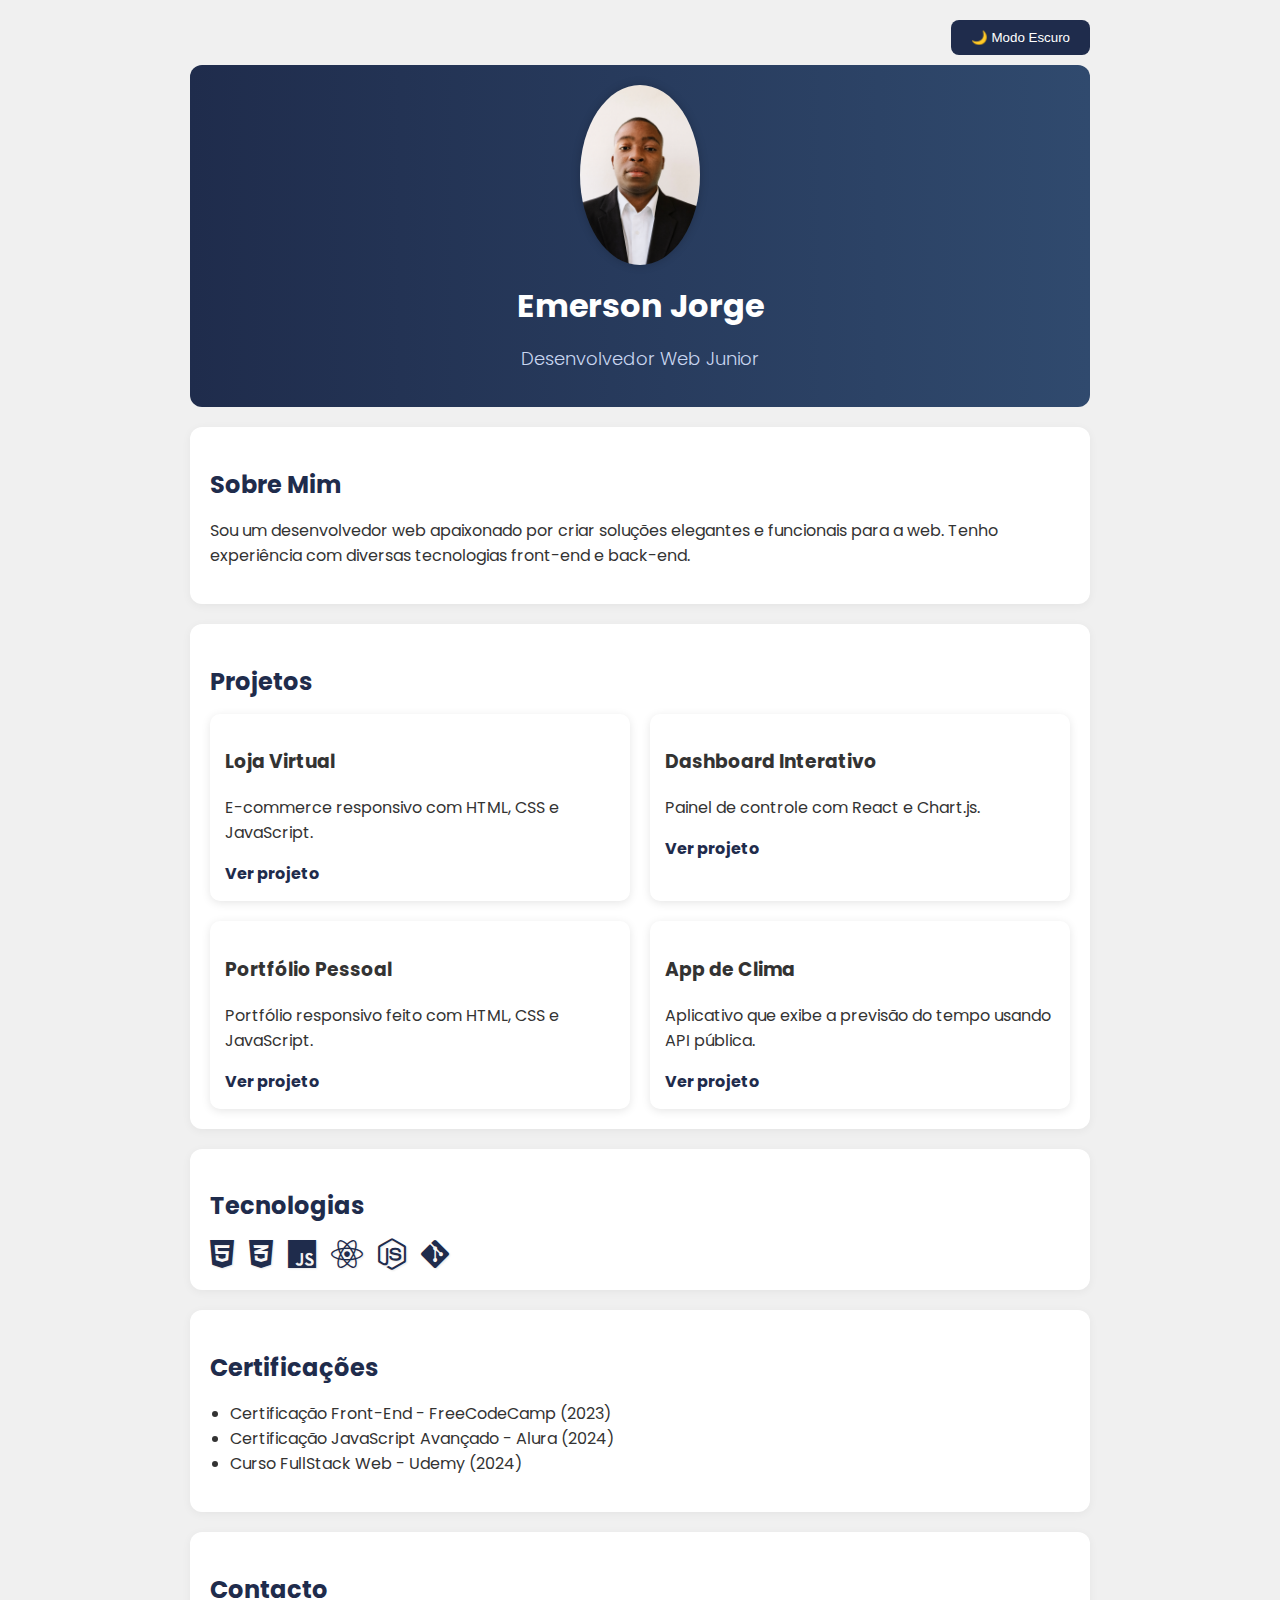
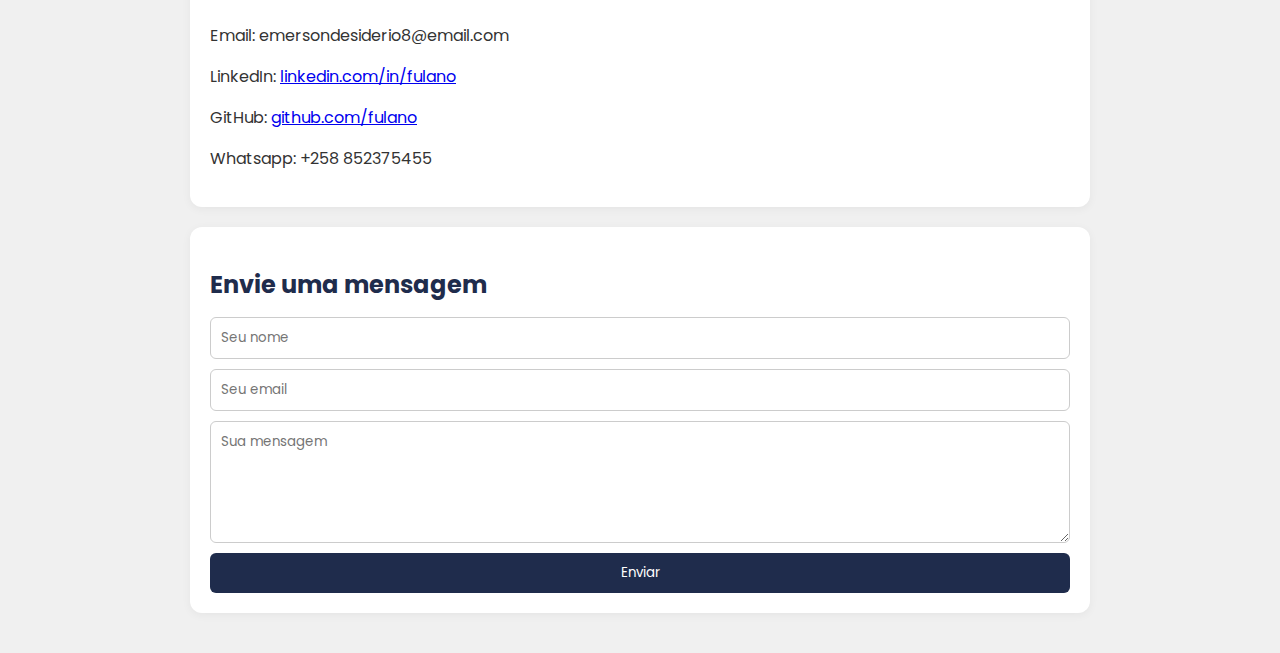
<file: perfil.html>
<!DOCTYPE html>
<html lang="pt">
<head>
  <meta charset="UTF-8">
  <meta name="viewport" content="width=device-width, initial-scale=1.0">
  <title>Portfólio | Desenvolvedor Web</title>
  <link rel="stylesheet" href="https://cdnjs.cloudflare.com/ajax/libs/font-awesome/6.5.0/css/all.min.css">
  <link href="https://fonts.googleapis.com/css2?family=Poppins:wght@300;500;700&display=swap" rel="stylesheet">
  <link rel="stylesheet" href="style.css">
</head>
<body>
  <div class="container">
    <div class="toggle">
      <button onclick="document.body.classList.toggle('dark')">🌙 Modo Escuro</button>
    </div>

    <header>
      <img src="EmersonFoto.png" alt="Foto do Perfil">
      <h1>Emerson Jorge</h1>
      <h2>Desenvolvedor Web Junior</h2>
    </header>

    <section>
      <h2>Sobre Mim</h2>
      <p>Sou um desenvolvedor web apaixonado por criar soluções elegantes e funcionais para a web. Tenho experiência com diversas tecnologias front-end e back-end.</p>
    </section>

    <section>
      <h2>Projetos</h2>
      <div class="projetos">
        <div class="card">
          <h3>Loja Virtual</h3>
          <p>E-commerce responsivo com HTML, CSS e JavaScript.</p>
          <a href="https://github.com/seuusuario/loja-virtual" target="_blank">Ver projeto</a>
        </div>
        <div class="card">
          <h3>Dashboard Interativo</h3>
          <p>Painel de controle com React e Chart.js.</p>
          <a href="https://github.com/seuusuario/dashboard-interativo" target="_blank">Ver projeto</a>
        </div>
        <div class="card">
          <h3>Portfólio Pessoal</h3>
          <p>Portfólio responsivo feito com HTML, CSS e JavaScript.</p>
          <a href="https://github.com/seuusuario/portfolio" target="_blank">Ver projeto</a>
        </div>
        <div class="card">
          <h3>App de Clima</h3>
          <p>Aplicativo que exibe a previsão do tempo usando API pública.</p>
          <a href="https://github.com/seuusuario/app-de-clima" target="_blank">Ver projeto</a>
        </div>
      </div>
    </section>

    <section>
      <h2>Tecnologias</h2>
      <div class="tech-icons">
        <i class="fab fa-html5"></i>
        <i class="fab fa-css3-alt"></i>
        <i class="fab fa-js"></i>
        <i class="fab fa-react"></i>
        <i class="fab fa-node-js"></i>
        <i class="fab fa-git-alt"></i>
      </div>
    </section>

    <section>
      <h2>Certificações</h2>
      <ul>
        <li>Certificação Front-End - FreeCodeCamp (2023)</li>
        <li>Certificação JavaScript Avançado - Alura (2024)</li>
        <li>Curso FullStack Web - Udemy (2024)</li>
      </ul>
    </section>

    <section>
      <h2>Contacto</h2>
      <p>Email: emersondesiderio8@email.com</p>
      <p>LinkedIn: <a href="https://linkedin.com/in/fulano" target="_blank">linkedin.com/in/fulano</a></p>
      <p>GitHub: <a href="https://github.com/fulano" target="_blank">github.com/fulano</a></p>
      <p>Whatsapp: +258 852375455</p>
    </section>

    <section>
      <h2>Envie uma mensagem</h2>
      <form>
        <input type="text" placeholder="Seu nome" required>
        <input type="email" placeholder="Seu email" required>
        <textarea rows="5" placeholder="Sua mensagem" required></textarea>
        <input type="submit" value="Enviar">
      </form>
    </section>

  </div>
</body>
</html>
</file>
<file: style.css>
body {
      background-color: #f0f0f0;
      font-family: 'Poppins', sans-serif;
      color: #333;
      margin: 0;
      padding: 0;
      animation: fadeIn 0.8s ease-in;
      transition: background-color 0.3s, color 0.3s;
    }

    @keyframes fadeIn {
      from { opacity: 0; transform: translateY(20px); }
      to { opacity: 1; transform: translateY(0); }
    }

    .container {
      width: 90%;
      max-width: 900px;
      margin: 0 auto;
      padding: 20px;
    }

    header {
      text-align: center;
      padding: 20px 0;
      background: linear-gradient(90deg, #1f2c4c 0%, #304a6e 100%);
      border-radius: 12px;
      color: white;
      margin-bottom: 20px;
    }

    header img {
      width: 120px;
      border-radius: 50%;
      box-shadow: 0 0 10px rgba(0,0,0,0.2);
    }

    header h1 {
      margin: 10px 0 5px;
      font-size: 32px;
      color: white;
    }

    header h2 {
      font-weight: 300;
      font-size: 18px;
      color: #c9d6f0;
    }

    section {
      background: #fff;
      border-radius: 12px;
      padding: 20px;
      margin-bottom: 20px;
      box-shadow: 0 2px 10px rgba(0,0,0,0.05);
    }

    section h2 {
      color: #1f2c4c;
      margin-bottom: 15px;
    }

    ul {
      padding-left: 20px;
    }

    .tech-icons {
      display: flex;
      gap: 15px;
      flex-wrap: wrap;
    }

    .tech-icons i {
      font-size: 32px;
      color: #1f2c4c;
      text-shadow: 1px 1px 2px rgba(0,0,0,0.1);
    }

    .projetos {
      display: flex;
      flex-wrap: wrap;
      gap: 20px;
    }

    .card {
      background-color: #fff;
      border-radius: 10px;
      padding: 15px;
      box-shadow: 0 2px 10px rgba(0,0,0,0.1);
      flex: 1 1 250px;
      transition: transform 0.2s ease, box-shadow 0.2s;
    }

    .card:hover {
      transform: scale(1.03);
      box-shadow: 0 4px 14px rgba(0,0,0,0.15);
    }

    .card a {
      color: #1f2c4c;
      text-decoration: none;
      font-weight: bold;
    }

    .dark {
      background-color: #121212;
      color: #eee;
    }

    .dark section {
      background-color: #1e1e1e;
    }

    .dark .card {
      background-color: #2c2c2c;
    }

    .dark h2, .dark h1 {
      color: #6ca0ff;
    }

    .toggle {
      text-align: right;
      margin-bottom: 10px;
    }

    button {
      padding: 10px 20px;
      background-color: #1f2c4c;
      color: white;
      border: none;
      border-radius: 8px;
      cursor: pointer;
      transition: background-color 0.3s, box-shadow 0.3s;
    }

    button:hover {
      background-color: #304a6e;
      box-shadow: 0 0 8px rgba(0,0,0,0.15);
    }

    form {
      display: flex;
      flex-direction: column;
      gap: 10px;
    }

    input, textarea {
      padding: 10px;
      border-radius: 6px;
      border: 1px solid #ccc;
      font-family: 'Poppins', sans-serif;
    }

    input[type="submit"] {
      background-color: #1f2c4c;
      color: white;
      border: none;
      cursor: pointer;
    }

    input[type="submit"]:hover {
      background-color: #304a6e;
    }
</file>
